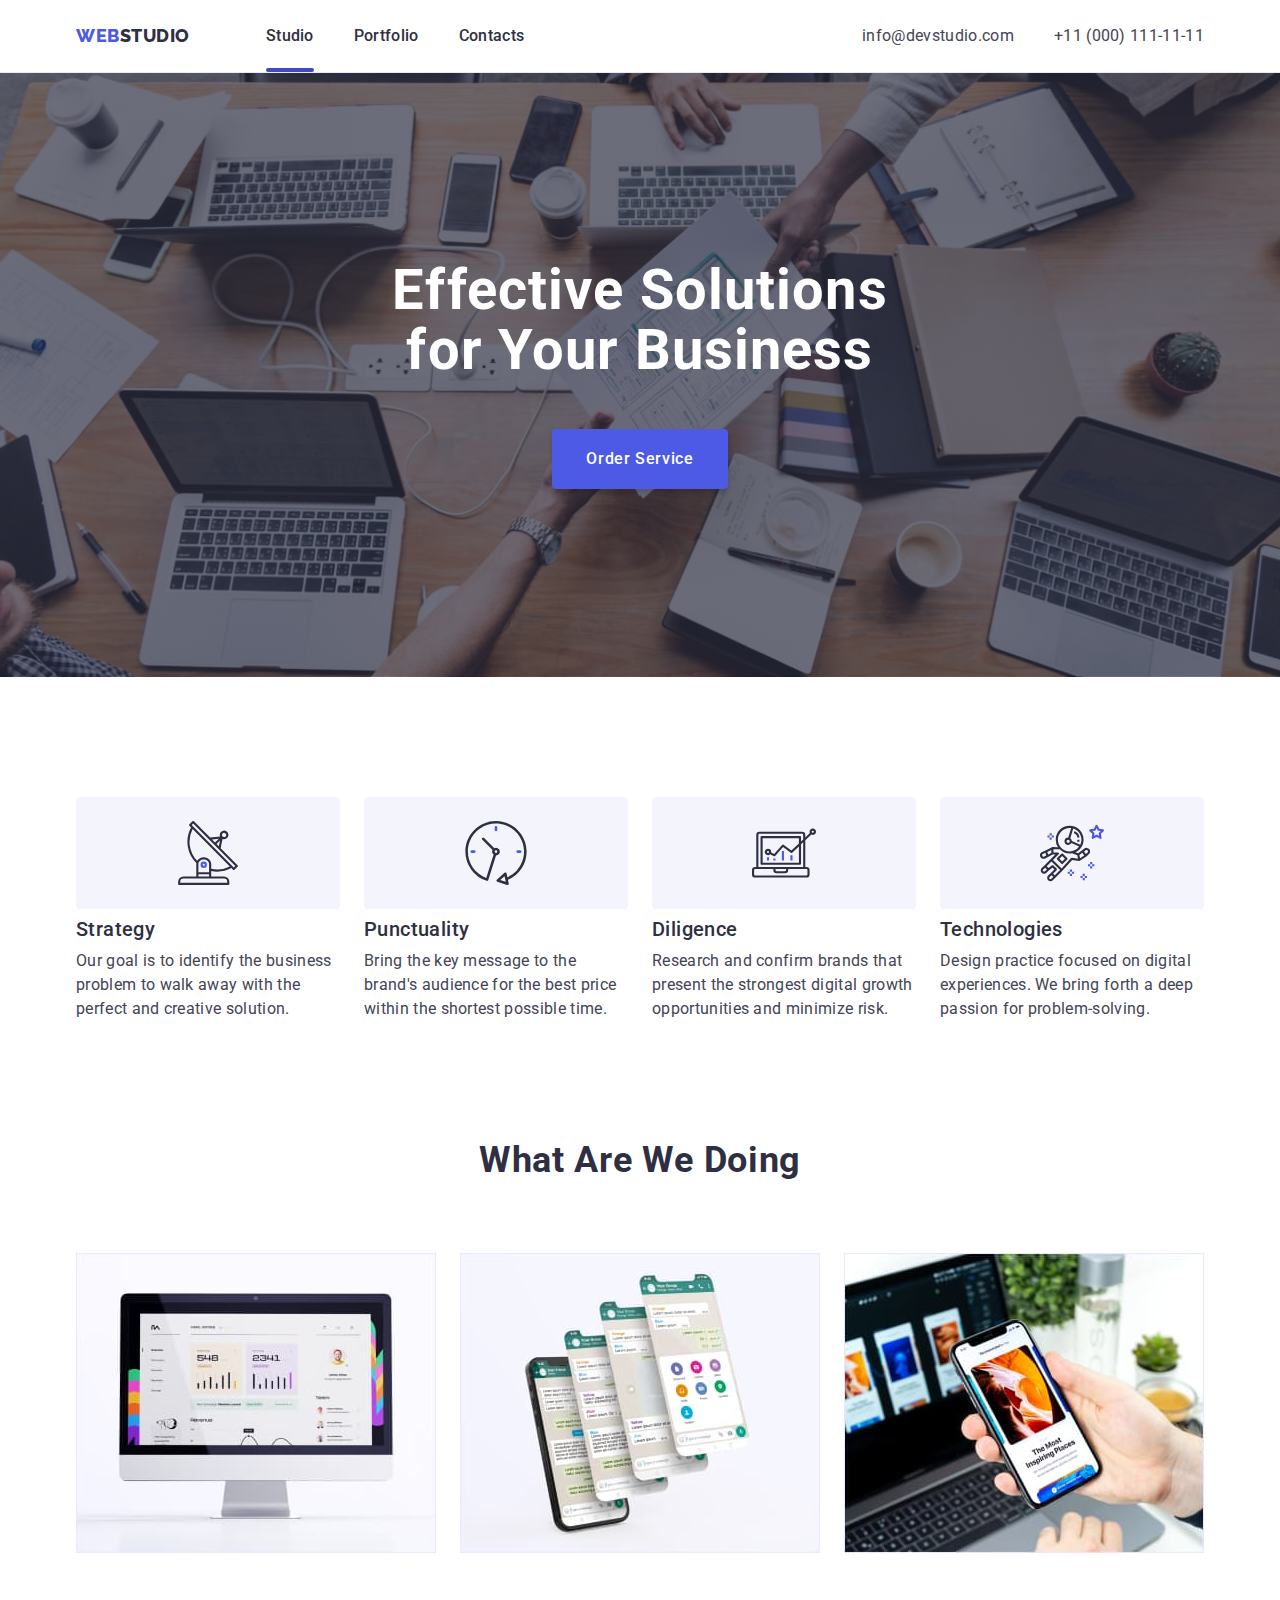
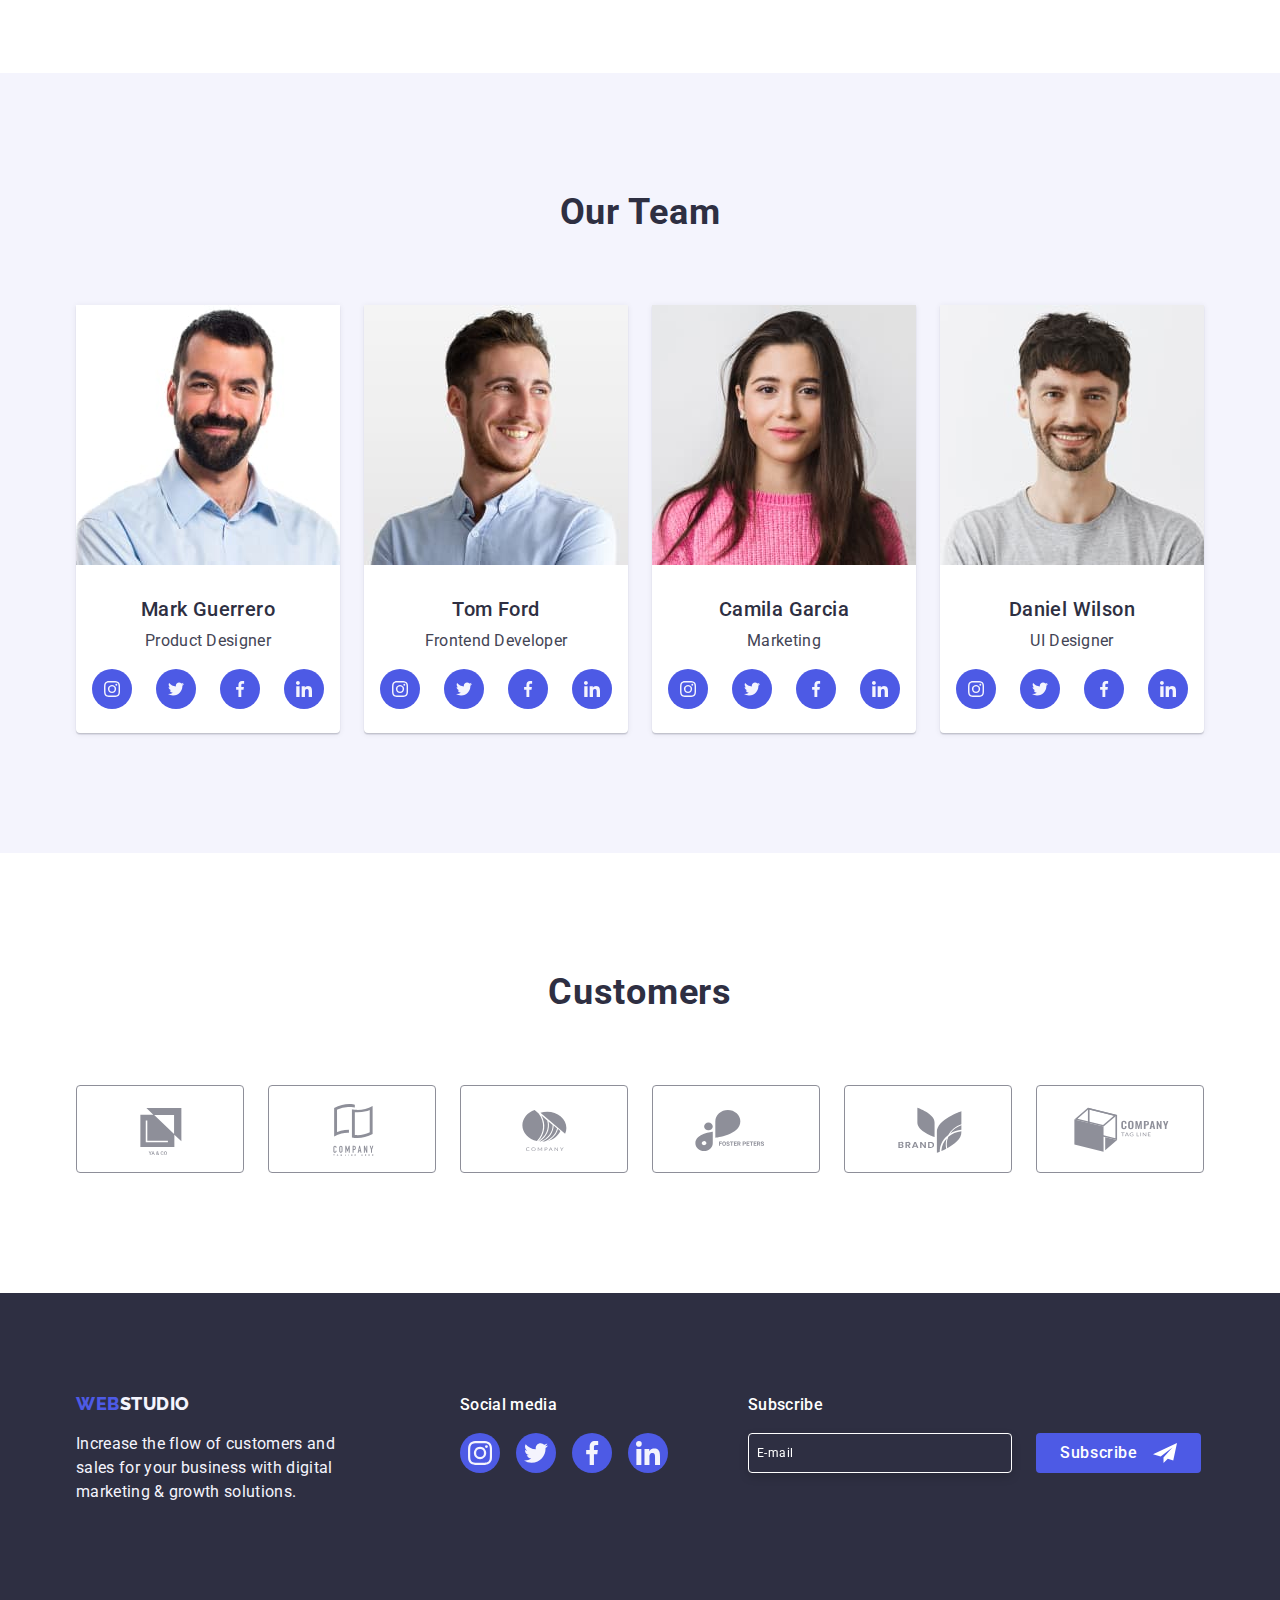
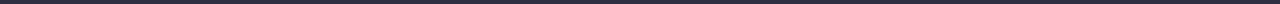
<file: index.html>
<!DOCTYPE html>
<html lang="en">
  <head>
    <meta charset="UTF-8" />
    <meta http-equiv="X-UA-Compatible" content="IE=edge" />
    <meta name="viewport" content="width=device-width, initial-scale=1.0" />
    <link rel="preconnect" href="https://fonts.googleapis.com" />
    <link rel="preconnect" href="https://fonts.gstatic.com" crossorigin />
    <link
      href="https://fonts.googleapis.com/css2?family=Montserrat:wght@400;700&family=Raleway:wght@800&family=Roboto:wght@400;500;700&display=swap"
      rel="stylesheet"
    />
    <link
      rel="stylesheet"
      href="https://cdnjs.cloudflare.com/ajax/libs/modern-normalize/1.1.0/modern-normalize.min.css"
    />
    <link rel="stylesheet" href="./css/styles.css" />
    <title lang="ru">Студія</title>
  </head>
  <body>
        <header class="header">
      <div class="container">
        <nav class="navigation">
          <a class="logo link" href="./index.html"
            >Web<span class="accent">Studio</span></a
          >
          <ul class="site-nav list">
            <li><a href="./index.html" class="link score">Studio</a></li>
            <li>
              <a href="./portfolio.html" class="link">Portfolio</a>
            </li>
            <li><a href="" class="link contacts">Contacts</a></li>
          </ul>
        </nav>
        <address class="addres-list link">
          <ul class="list">
            <li>
              <a class="contacts link" href="mailto:info@devstudio.com"
                >info@devstudio.com</a
              >
            </li>
            <li>
              <a class="contacts link" href="tel:+110001111111"
                >+11 (000) 111-11-11</a
              >
            </li>
          </ul>
        </address>
      </div>
    </header>
    <main>
      <section class="hero">
        <div class="container">
          <h1 class="hero-title">Effective Solutions for Your Business</h1>
          <button class="button" type="button" data-modal-open>Order Service</button>
        </div>
      </section>
      <section class="section section-features">
        <div class="container">
          <h2 class="section-title visually-hidden">features</h2>
          <ul class="feature-list list">
            <li>
              <div class="features-icon-list">
                <svg class="features-icon" width="64" height="64" >
                        <use href="./images/icons.svg#icon-antenna"></use>
                      </svg>
              </div>
              <h3 class="title">Strategy</h3>
              <p class="text">
                Our goal is to identify the business problem to walk away with
                the perfect and creative solution.
              </p>
            </li>
            <li>
              <div class="features-icon-list">
                <svg class="features-icon" width="64" height="64" >
                        <use href="./images/icons.svg#icon-clock"></use>
                      </svg>
              </div>
              <h3 class="title">Punctuality</h3>
              <p class="text">
                Bring the key message to the brand's audience for the best price
                within the shortest possible time.
              </p>
            </li>
            <li>
              <div class="features-icon-list">
                <svg class="features-icon" width="64" height="64" >
                        <use href="./images/icons.svg#icon-diagram"></use>
                      </svg>
              </div>
              <h3 class="title">Diligence</h3>
              <p class="text">
                Research and confirm brands that present the strongest digital
                growth opportunities and minimize risk.
              </p>
            </li>
            <li>
              <div class="features-icon-list">
                <svg class="features-icon" width="64" height="64" >
                        <use href="./images/icons.svg#icon-astronaut"></use>
                      </svg>
              </div>
              <h3 class="title">Technologies</h3>
              <p class="text">
                Design practice focused on digital experiences. We bring forth a
                deep passion for problem-solving.
              </p>
            </li>
          </ul>
        </div>
      </section>
      <section class="section section-work">
        <div class="container">
          <h2 class="section-title">What are we doing</h2>
          <ul class="work list">
            <li>
              <img
                src="./images/monitor.jpg"
                alt="computer monitor"
                width="360"
                height="300"
              />
            </li>
            <li>
              <img
                src="./images/smartphon-app.jpg"
                alt="smartphone app"
                width="360"
                height="300"
              />
            </li>
            <li>
              <img
                src="./images/smartphon-in-hand.jpg"
                alt="smartphone in hand"
                width="360"
                height="300"
              />
            </li>
          </ul>
        </div>
      </section>
      <section class="section section-team">
          <div class="container">
            <h2 class="section-title">Our Team</h2>
            <ul class="team-list list">
              <li class="cards">
                <img
                  src="./images/mark-guerrero.jpg"
                  alt="Photo Mark Guerrero"
                  width="264"
                  height="260"
                />
                <div class="card-content">
                  <h3 class="title">Mark Guerrero</h3>
                  <p class="job-title">Product Designer</p>
                  <ul class="team-soc-list list">
                    <li class="team-soc-item"><a class="team-soc-link link" href="">
                      <svg class="team-soc-icon" width="16" height="16">
                        <use href="./images/icons.svg#icon-instagram"></use>
                      </svg>
                    </a></li>
                    <li class="team-soc-item"><a class="team-soc-link link" href="">
                      <svg class="team-soc-icon" width="16" height="16">
                        <use href="./images/icons.svg#icon-twitter"></use>
                      </svg>
                    </a></li>
                    <li class="team-soc-item"><a class="team-soc-link link" href="">
                      <svg class="team-soc-icon" width="16" height="16">
                        <use href="./images/icons.svg#icon-facebook"></use>
                      </svg>
                    </a></li>
                    <li class="team-soc-item"><a class="team-soc-link link" href="">
                      <svg class="team-soc-icon" width="16" height="16">
                        <use href="./images/icons.svg#icon-linkedin"></use>
                      </svg>
                    </a></li>
                  </ul>
                </div>
              </li>
              <li class="cards">
                <img
                  src="./images/tom-ford.jpg"
                  alt="Photo Tom Ford"
                  width="264"
                  height="260"
                />
                <div class="card-content">
                  <h3 class="title">Tom Ford</h3>
                  <p class="job-title">Frontend Developer</p>
                      <ul class="team-soc-list list">
                    <li class="team-soc-item"><a class="team-soc-link link" href="">
                      <svg class="team-soc-icon" width="16" height="16">
                        <use href="./images/icons.svg#icon-instagram"></use>
                      </svg>
                    </a></li>
                    <li class="team-soc-item"><a class="team-soc-link link" href="">
                      <svg class="team-soc-icon" width="16" height="16">
                        <use href="./images/icons.svg#icon-twitter"></use>
                      </svg>
                    </a></li>
                    <li class="team-soc-item"><a class="team-soc-link link" href="">
                      <svg class="team-soc-icon" width="16" height="16">
                        <use href="./images/icons.svg#icon-facebook"></use>
                      </svg>
                    </a></li>
                    <li class="team-soc-item"><a class="team-soc-link link" href="">
                      <svg class="team-soc-icon" width="16" height="16">
                        <use href="./images/icons.svg#icon-linkedin"></use>
                      </svg>
                    </a></li>
                  </ul>
                <div>
              </li>
              <li class="cards">
                <img
                  src="./images/camila-garcia.jpg"
                  alt="Photo Camila Garcia"
                  width="264"
                  height="260"
                />
                <div class="card-content">
                  <h3 class="title">Camila Garcia</h3>
                  <p class="job-title">Marketing</p>
                      <ul class="team-soc-list list">
                    <li class="team-soc-item"><a class="team-soc-link link" href="">
                      <svg class="team-soc-icon" width="16" height="16">
                        <use href="./images/icons.svg#icon-instagram"></use>
                      </svg>
                    </a></li>
                    <li class="team-soc-item"><a class="team-soc-link link" href="">
                      <svg class="team-soc-icon" width="16" height="16">
                        <use href="./images/icons.svg#icon-twitter"></use>
                      </svg>
                    </a></li>
                    <li class="team-soc-item"><a class="team-soc-link link" href="">
                      <svg class="team-soc-icon" width="16" height="16">
                        <use href="./images/icons.svg#icon-facebook"></use>
                      </svg>
                    </a></li>
                    <li class="team-soc-item"><a class="team-soc-link link" href="">
                      <svg class="team-soc-icon" width="16" height="16">
                        <use href="./images/icons.svg#icon-linkedin"></use>
                      </svg>
                    </a></li>
                  </ul>
                </div>
              </li>
              <li class="cards">
                <img
                  src="./images/daniel-wilson.jpg"
                  alt="Photo Daniel Wilson"
                  width="264"
                  height="260"
                />
                <div class="card-content">
                  <h3 class="title">Daniel Wilson</h3>
                  <p class="job-title">UI Designer</p>
                      <ul class="team-soc-list list">
                    <li class="team-soc-item"><a class="team-soc-link link" href="">
                      <svg class="team-soc-icon" width="16" height="16">
                        <use href="./images/icons.svg#icon-instagram"></use>
                      </svg>
                    </a></li>
                    <li class="team-soc-item"><a class="team-soc-link link" href="">
                      <svg class="team-soc-icon" width="16" height="16">
                        <use href="./images/icons.svg#icon-twitter"></use>
                      </svg>
                    </a></li>
                    <li class="team-soc-item"><a class="team-soc-link link" href="">
                      <svg class="team-soc-icon" width="16" height="16">
                        <use href="./images/icons.svg#icon-facebook"></use>
                      </svg>
                    </a></li>
                    <li class="team-soc-item"><a class="team-soc-link link" href="">
                      <svg class="team-soc-icon" width="16" height="16">
                        <use href="./images/icons.svg#icon-linkedin"></use>
                      </svg>
                    </a></li>
                  </ul>
                </div>
              </li>
            </ul>
          </div>
      </section>
      <section class="clients">
        <div class="container">
          <h2 class="section-title">Customers</h2>
          <ul class="clients-list list">
            <li class="clients-item"><a class="clients-link link" href="">
              <svg class="clients-icon" width="104" height="56">
                <use href="./images/icons.svg#icon-company-1"></use>
                    </svg></a></li>
            <li class="clients-item"><a class="clients-link link" href="">
              <svg class="clients-icon" width="104" height="56">
                <use href="./images/icons.svg#icon-company-2"></use>
                    </svg></a></li>
            <li class="clients-item"><a class="clients-link link" href="">
              <svg class="clients-icon" width="104" height="56">
                <use href="./images/icons.svg#icon-company-3"></use>
                    </svg>
            </a></li>
            <li class="clients-item"><a class="clients-link link" href="">
              <svg class="clients-icon" width="104" height="56">
                <use href="./images/icons.svg#icon-company-4"></use>
                    </svg>
            </a></li>
            <li class="clients-item"><a class="clients-link link" href="">
              <svg class="clients-icon" width="104" height="56">
                <use href="./images/icons.svg#icon-company-5"></use>
                    </svg>
            </a></li>
            <li class="clients-item"><a class="clients-link link" href="">
              <svg class="clients-icon" width="104" height="56">
                <use href="./images/icons.svg#icon-company-6"></use>
                    </svg></a></li>
          </ul>
        </div>
      </section>
    </main>
    <footer class="section-footer">
      <div class="container">
        <div class="footer-container">
          <div>
            <a class="logo link" href="./index.html"
              >Web<span class="accent">Studio</span></a
            >
            <p class="text-footer">
              Increase the flow of customers and sales for your business with
              digital marketing &#38; growth solutions.
            </p>
          </div>
          <div class="footer-list">
            <h3 class="footer-soc-title">Social media</h3>
              <ul class="footer-soc-list list">
                <li class="footer-soc-item">
                  <a class="footer-soc-link link" href="">
                    <svg class="footer-soc-icon" width="24" height="24">
                      <use href="./images/icons.svg#icon-instagram"></use>
                    </svg>
                  </a>
                </li>
                <li class="footer-soc-item">
                  <a class="footer-soc-link link" href="">
                    <svg class="footer-soc-icon" width="24" height="24">
                      <use href="./images/icons.svg#icon-twitter"></use>
                    </svg>
                  </a>
                </li>
                <li class="footer-soc-item">
                  <a class="footer-soc-link link" href="">
                    <svg class="footer-soc-icon" width="24" height="24">
                      <use href="./images/icons.svg#icon-facebook"></use>
                    </svg>
                  </a>
                </li>
                <li class="footer-soc-item">
                  <a class="footer-soc-link link" href="">
                    <svg class="footer-soc-icon" width="24" height="24">
                      <use href="./images/icons.svg#icon-linkedin"></use>
                    </svg>
                  </a>
                </li>
              </ul>
          </div>
          <div class="foter-subscribe-wrap">
            <h3 class="footer-subscribe-title">Subscribe</h3>
            <div class="foter-form-wrap">
              <form class="subscribe-field">
                <label>
                    <input type="email" class="footer-input" name="email" placeholder="E-mail" required>
                </label>
                <button class="button-send-subscribe" type="submit">Subscribe</button>
              </form>
              <svg class="foter-icon-email" width="24" height="24">
                    <use href="./images/icons.svg#icon-footer-button-icon"></use>
                  </svg>
            </div>
          </div>
        </div>
      </div> 
    </footer>
    <div class="backdrop is-hidden" data-modal>
      <div class="modal">
            <button class="button-close-modal" type="button" data-modal-close>
              <svg class="modal-close-icon" width="8" height="8">
                <use href="./images/icons.svg#icon-close-modal"></use>
              </svg>
            </button>
            <p class="modal-title">Leave your contacts and we will call you back</p>
            <form>
              <label>
                <span class="modal-text">Name</span>
                <span class="input-wrap">
                  <input type="text" class="modal-input" name="name" required>
                  <svg class="modal-icon-person" width="18" height="18">
                    <use href="./images/icons.svg#icon-person-icon"></use>
                  </svg>
                </span>
              </label>
              <label>
                <span class="modal-text">Phone</span>
                <span class="input-wrap">
                  <input type="tel" class="modal-input" name="phone" required>
                  <svg class="modal-icon-contacts" width="18" height="24">
                    <use href="./images/icons.svg#icon-phone-icon"></use>
                    </svg>
                </span>
              </label>
              <label>
                <span class="modal-text">Email</span>
                <span class="input-wrap">
                  <input type="email" class="modal-input" name="email" required>
                  <svg class="modal-icon-contacts" width="18" height="24">
                    <use href="./images/icons.svg#icon-email-icon"></use>
                  </svg>
                </span>
              </label>
              <label>
                <span class="modal-text">Comment</span> 
                <textarea name="textarea-comment" rows="5" placeholder="Text input" class="modal-textarea" ></textarea>
              </label>
              <label class="checkbox-field">
                  <input type="checkbox" name="checkbox-modal" class="checkbox">
                  <span class="checkbox-icon-wrap">
                    <svg class="checkbox-icon" width="10" height="8">
                      <use href="./images/icons.svg#icon-checkbox"></use>
                    </svg>
                  </span>
                  <p class="checkbox-text">I accept the terms and conditions of the <a href="" class="checkbox-link">Privacy Policy</a></p> 
              </label>
              <button class="button-send-modal" type="submit">Send</button>
            </form>
      </div>
    </div>
    <script src="./js/modal.js"></script>
  </body>
</html>
</file>
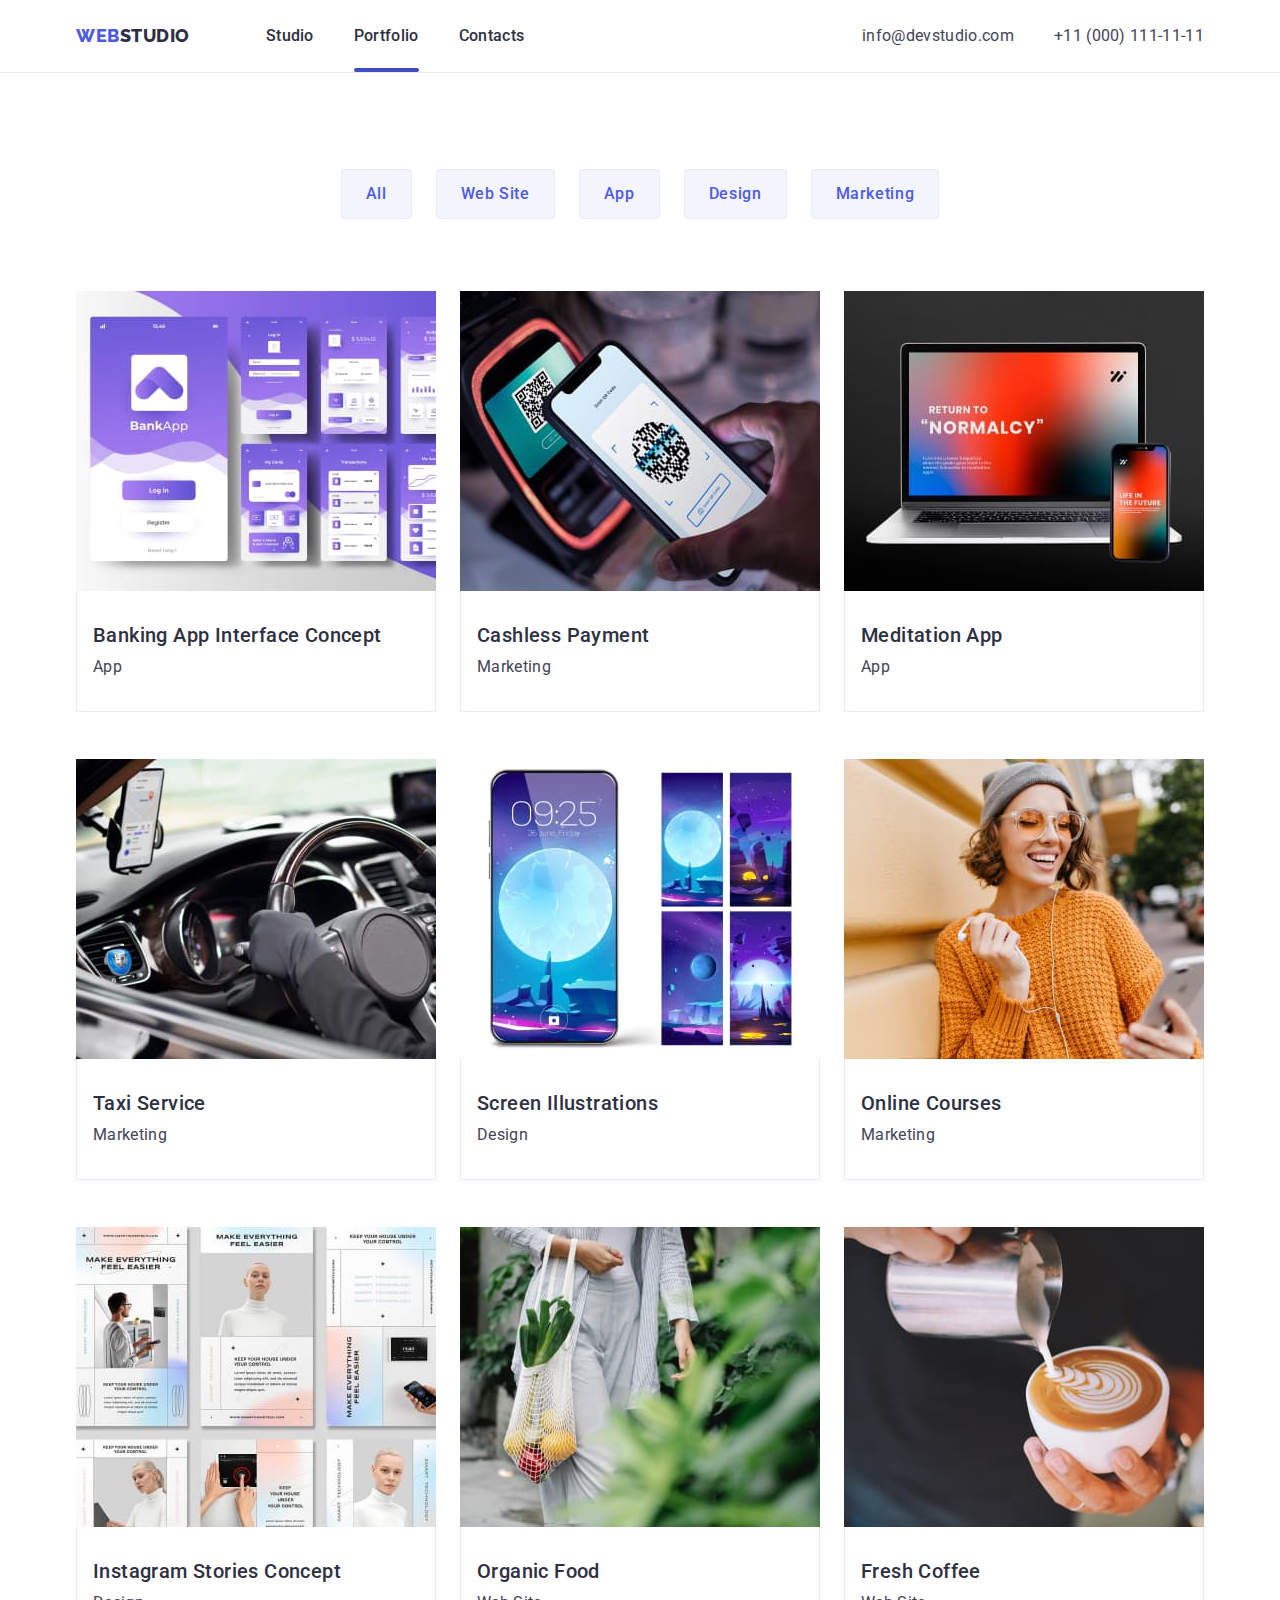
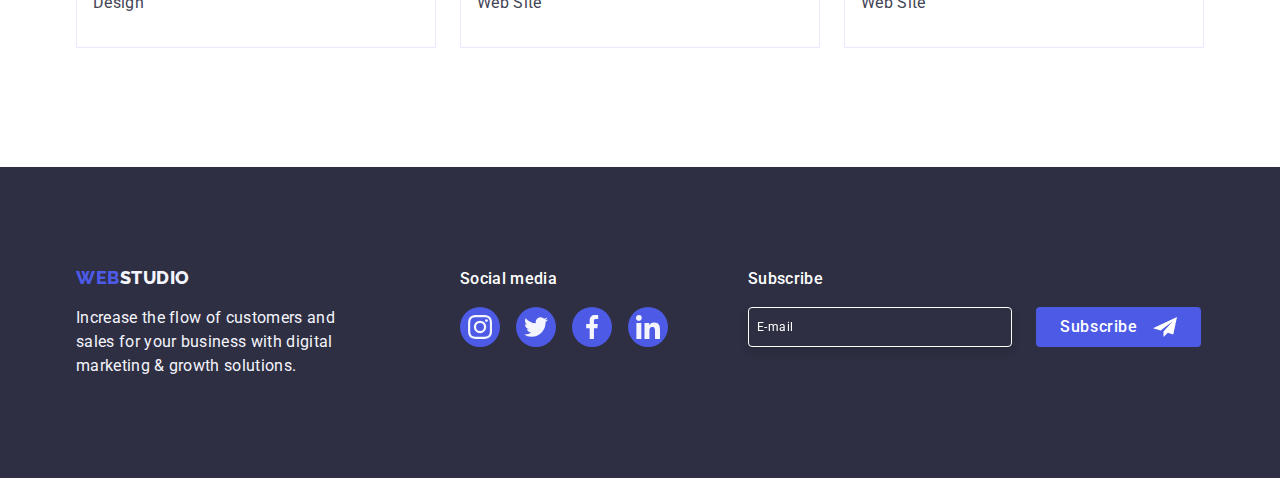
<file: portfolio.html>
<!DOCTYPE html>
<html lang="en">
  <head>
    <meta charset="UTF-8" />
    <meta http-equiv="X-UA-Compatible" content="IE=edge" />
    <meta name="viewport" content="width=device-width, initial-scale=1.0" />
    <link rel="preconnect" href="https://fonts.googleapis.com" />
    <link rel="preconnect" href="https://fonts.gstatic.com" crossorigin />
    <link
      href="https://fonts.googleapis.com/css2?family=Montserrat:wght@400;700&family=Raleway:wght@800&family=Roboto:wght@400;500;700&display=swap"
      rel="stylesheet"
    />
    <link
      rel="stylesheet"
      href="https://cdnjs.cloudflare.com/ajax/libs/modern-normalize/1.1.0/modern-normalize.min.css"
    />
    <link rel="stylesheet" href="./css/styles.css" />
    <title lang="ru">Портфоліо</title>
  </head>
  <body>
    <header class="header">
      <div class="container">
        <nav class="navigation">
          <a class="logo link" href="./index.html"
            >Web<span class="accent">Studio</span></a
          >
          <ul class="site-nav list">
            <li><a href="./index.html" class="link">Studio</a></li>
            <li>
              <a href="./portfolio.html" class="link score">Portfolio</a>
            </li>
            <li><a href="" class="link contacts">Contacts</a></li>
          </ul>
        </nav>
        <address class="addres-list link">
          <ul class="list">
            <li>
              <a class="contacts link" href="mailto:info@devstudio.com"
                >info@devstudio.com</a
              >
            </li>
            <li>
              <a class="contacts link" href="tel:+110001111111"
                >+11 (000) 111-11-11</a
              >
            </li>
          </ul>
        </address>
      </div>
    </header>
    <main>
      <section class="section-portfolio">
        <div class="container">
          <h1 class="visually-hidden">List of works</h1>
          <ul class="filters list">
            <li><button class="button" type="button">All</button></li>
            <li><button class="button" type="button">Web Site</button></li>
            <li><button class="button" type="button">App</button></li>
            <li><button class="button" type="button">Design</button></li>
            <li><button class="button" type="button">Marketing</button></li>
          </ul>
        </div>
        <div class="container">
          <ul class="work-examples list">
            <li class="work-items">
              <a class="link" href="">
                <div class="portfolio-text-wrap">
                  <img
                    src="./images/banking-app.jpg"
                    alt="banking applications"
                    width="360"
                    height="300"
                  />
                  <p class="portfolio-text-cover">
                    14 Stylish and User-Friendly App Design Concepts · Task
                    Manager App · Calorie Tracker App · Exotic Fruit Ecommerce
                    App · Cloud Storage App
                  </p>
                </div>
                <div class="card-portf-content">
                  <h2 class="title">Banking App Interface Concept</h2>
                  <p class="filter-sections">App</p>
                </div>
              </a>
            </li>
            <li class="work-items">
              <a class="link" href="">
                <div class="portfolio-text-wrap">
                  <img
                    src="./images/cashless-payment.jpg"
                    alt="payment by phone"
                    width="360"
                    height="300"
                  />
                  <p class="portfolio-text-cover">
                    14 Stylish and User-Friendly App Design Concepts · Task
                    Manager App · Calorie Tracker App · Exotic Fruit Ecommerce
                    App · Cloud Storage App
                  </p>
                </div>
                <div class="card-portf-content">
                  <h2 class="title">Cashless Payment</h2>
                  <p class="filter-sections">Marketing</p>
                </div>
              </a>
            </li>
            <li class="work-items">
              <a class="link" href="">
                <div class="portfolio-text-wrap">
                  <img
                    src="./images/meditation-app.jpg"
                    alt="laptop and smartphone"
                    width="360"
                    height="300"
                  />
                  <p class="portfolio-text-cover">
                    14 Stylish and User-Friendly App Design Concepts · Task
                    Manager App · Calorie Tracker App · Exotic Fruit Ecommerce
                    App · Cloud Storage App
                  </p>
                </div>
                <div class="card-portf-content">
                  <h2 class="title">Meditation App</h2>
                  <p class="filter-sections">App</p>
                </div>
              </a>
            </li>
            <li class="work-items">
              <a class="link" href="">
                <div class="portfolio-text-wrap">
                  <img
                    src="./images/taxi-service.jpg"
                    alt="car interior and smartphone"
                    width="360"
                    height="300"
                  />
                  <p class="portfolio-text-cover">
                    14 Stylish and User-Friendly App Design Concepts · Task
                    Manager App · Calorie Tracker App · Exotic Fruit Ecommerce
                    App · Cloud Storage App
                  </p>
                </div>
                <div class="card-portf-content">
                  <h2 class="title">Taxi Service</h2>
                  <p class="filter-sections">Marketing</p>
                </div></a
              >
            </li>
            <li class="work-items">
              <a class="link" href="">
                <div class="portfolio-text-wrap">
                  <img
                    src="./images/screen-illustrations.jpg"
                    alt="pictures on the smartphone"
                    width="360"
                    height="300"
                  />
                  <p class="portfolio-text-cover">
                    14 Stylish and User-Friendly App Design Concepts · Task
                    Manager App · Calorie Tracker App · Exotic Fruit Ecommerce
                    App · Cloud Storage App
                  </p>
                </div>
                <div class="card-portf-content">
                  <h2 class="title">Screen Illustrations</h2>
                  <p class="filter-sections">Design</p>
                </div></a
              >
            </li>
            <li class="work-items">
              <a class="link" href="">
                <div class="portfolio-text-wrap">
                  <img
                    src="./images/online-courses.jpg"
                    alt="girl with headphones and smartphone"
                    width="360"
                    height="300"
                  />
                  <p class="portfolio-text-cover">
                    14 Stylish and User-Friendly App Design Concepts · Task
                    Manager App · Calorie Tracker App · Exotic Fruit Ecommerce
                    App · Cloud Storage App
                  </p>
                </div>
                <div class="card-portf-content">
                  <h2 class="title">Online Courses</h2>
                  <p class="filter-sections">Marketing</p>
                </div></a
              >
            </li>
            <li class="work-items">
              <a class="link" href="">
                <div class="portfolio-text-wrap">
                  <img
                    src="./images/instagram-stories.jpg"
                    alt="post examples"
                    width="360"
                    height="300"
                  />
                  <p class="portfolio-text-cover">
                    14 Stylish and User-Friendly App Design Concepts · Task
                    Manager App · Calorie Tracker App · Exotic Fruit Ecommerce
                    App · Cloud Storage App
                  </p>
                </div>
                <div class="card-portf-content">
                  <h2 class="title">Instagram Stories Concept</h2>
                  <p class="filter-sections">Design</p>
                </div></a
              >
            </li>
            <li class="work-items">
              <a class="link" href="">
                <div class="portfolio-text-wrap">
                  <img
                    src="./images/organic-food.jpg"
                    alt="girl with a bag of groceries"
                    width="360"
                    height="300"
                  />
                  <p class="portfolio-text-cover">
                    14 Stylish and User-Friendly App Design Concepts · Task
                    Manager App · Calorie Tracker App · Exotic Fruit Ecommerce
                    App · Cloud Storage App
                  </p>
                </div>
                <div class="card-portf-content">
                  <h2 class="title">Organic Food</h2>
                  <p class="filter-sections">Web Site</p>
                </div></a
              >
            </li>
            <li class="work-items">
              <a class="link" href="">
                <div class="portfolio-text-wrap">
                  <img
                    src="./images/fresh-coffee.jpg"
                    alt="adding milk to coffee"
                    width="360"
                    height="300"
                  />
                  <p class="portfolio-text-cover">
                    14 Stylish and User-Friendly App Design Concepts · Task
                    Manager App · Calorie Tracker App · Exotic Fruit Ecommerce
                    App · Cloud Storage App
                  </p>
                </div>
                <div class="card-portf-content">
                  <h2 class="title">Fresh Coffee</h2>
                  <p class="filter-sections">Web Site</p>
                </div></a
              >
            </li>
          </ul>
        </div>
      </section>
    </main>
    <footer class="section-footer">
      <div class="container">
        <div class="footer-container">
          <div>
            <a class="logo link" href="./index.html"
              >Web<span class="accent">Studio</span></a
            >
            <p class="text-footer">
              Increase the flow of customers and sales for your business with
              digital marketing &#38; growth solutions.
            </p>
          </div>
          <div class="footer-list">
            <h3 class="footer-soc-title">Social media</h3>
            <ul class="footer-soc-list list">
              <li class="footer-soc-item">
                <a class="footer-soc-link link" href="">
                  <svg class="footer-soc-icon" width="24" height="24">
                    <use href="./images/icons.svg#icon-instagram"></use>
                  </svg>
                </a>
              </li>
              <li class="footer-soc-item">
                <a class="footer-soc-link link" href="">
                  <svg class="footer-soc-icon" width="24" height="24">
                    <use href="./images/icons.svg#icon-twitter"></use>
                  </svg>
                </a>
              </li>
              <li class="footer-soc-item">
                <a class="footer-soc-link link" href="">
                  <svg class="footer-soc-icon" width="24" height="24">
                    <use href="./images/icons.svg#icon-facebook"></use>
                  </svg>
                </a>
              </li>
              <li class="footer-soc-item">
                <a class="footer-soc-link link" href="">
                  <svg class="footer-soc-icon" width="24" height="24">
                    <use href="./images/icons.svg#icon-linkedin"></use>
                  </svg>
                </a>
              </li>
            </ul>
          </div>
          <div class="foter-subscribe-wrap">
            <h3 class="footer-subscribe-title">Subscribe</h3>
            <div class="foter-form-wrap">
              <form class="subscribe-field">
                <label>
                  <input
                    type="email"
                    class="footer-input"
                    name="email"
                    placeholder="E-mail"
                    required
                  />
                </label>
                <button class="button-send-subscribe" type="submit">
                  Subscribe
                </button>
              </form>
              <svg class="foter-icon-email" width="24" height="24">
                <use href="./images/icons.svg#icon-footer-button-icon"></use>
              </svg>
            </div>
          </div>
        </div>
      </div>
    </footer>
  </body>
</html>
</file>
<file: css/styles.css>
/* основний колір тексту (маленький) #434455; */
/* другий колір тексту (заголовки)  #2E2F42;*/
/* білий колір #FFFFFF;*/
/* акцент #4D5AE5;*/
/* другий колір фону #F4F4FD */
/* колір фону футера #2E2F42 */
/* Основний шрифт Roboto Medium */

:root {
  --accent-color: #4d5ae5;
  --main-color-text: #434455;
  --second-color-text: #2e2f42;
  --main-bg-color: #ffffff;
  --second-bg-color: #f4f4fd;
  --hover-focus-color: #404bbf;
  --transition-main: 250ms cubic-bezier(0.4, 0, 0.2, 1);
}

p,
h1,
h2,
h3,
h4,
h5,
h6 {
  margin: 0;
}

ul {
  margin: 0;
  padding-left: 0;
}

img {
  display: block;
  max-width: 100%;
}

body {
  background-color: var(--main-bg-color);
  color: var(--main-color-text);
  font-family: Roboto, sans-serif;
  font-weight: 400;
  letter-spacing: 0.02em;
}
.list {
  list-style: none;
}

.container {
  width: 1158px;
  padding-left: 15px;
  padding-right: 15px;
  margin: 0 auto;
  /* outline: 2px solid tomato; */
}

.visually-hidden {
  position: absolute;
  width: 1px;
  height: 1px;
  margin: -1px;
  border: 0;
  padding: 0;
  white-space: nowrap;
  clip-path: inset(100%);
  clip: rect(0 0 0 0);
  overflow: hidden;
}
/* logo */

.link,
.logo {
  text-decoration: none;
  font-style: normal;
}
.logo .accent {
  color: var(--second-color-text);
}
.logo.link {
  font-family: Raleway, sans-serif;
  color: var(--accent-color);
  font-weight: 800;
  font-size: 18px;
  line-height: 1.17;
  letter-spacing: 0.03em;
  text-transform: uppercase;
}

/*!----------------------------ХЕДЕР-------------------------------*/

.header {
  padding-top: 24px;
  padding-bottom: 24px;
  border-bottom: 1px solid #e7e9fc;
}

.header > .container {
  display: flex;
  align-items: center;
}

/*?----------------------навігація сайту---------------------- */

.site-nav .link {
  color: var(--second-color-text);
  font-weight: 500;
  font-size: 16px;
  line-height: 1.5;
  transition: color var(--transition-main);
}

.navigation {
  display: flex;
  align-items: center;
}
.site-nav {
  margin-left: 76px;
  display: flex;
  gap: 40px;
}

.score {
  position: relative;
}
.score::after {
  content: "";
  position: absolute;
  left: 0;
  bottom: -27px;
  width: 100%;
  height: 4px;
  background: var(--hover-focus-color);
  border-radius: 2px;
}

.site-nav .link:hover,
.site-nav .link:focus {
  color: var(--hover-focus-color);
}

/*?---------------------------адресса------------------------------ */

.addres-list .contacts {
  font-style: normal;
  font-size: 16px;
  line-height: 1.5;
  color: var(--main-color-text);
  transition: color var(--transition-main);
}
.addres-list .contacts {
  font-style: normal;
  font-size: 16px;
  line-height: 1.5;
  color: var(--main-color-text);
}

.addres-list {
  display: flex;
  margin-left: auto;
}
.addres-list .contacts:hover,
.addres-list .contacts:focus {
  color: var(--hover-focus-color);
}

.addres-list > .list {
  display: flex;
  gap: 40px;
}

/*!-------------------------------------МАЙН--------------------------------*/

/*?------------------------- Герой------------------------------ */
.hero {
  background-color: var(--second-color-text);
  max-width: 1440px;
  margin: 0 auto;
  padding-top: 188px;
  padding-bottom: 188px;
  background-image: linear-gradient(
      rgba(46, 47, 66, 0.7),
      rgba(46, 47, 66, 0.7)
    ),
    url(../images/people-office.jpg);

  background-repeat: no-repeat;
  background-position: center;
  background-size: cover;
}

.hero-title {
  color: var(--main-bg-color);
  font-size: 56px;
  line-height: 1.07;
  text-align: center;
  letter-spacing: 0.02em;
  margin: 0 auto;
  width: 496px;
}

.hero .button {
  font-family: inherit;
  font-weight: 500;
  font-family: "Roboto", sans-serif;
  font-style: normal;
  font-size: 16px;
  line-height: 1.5;
  display: block;
  margin: 0 auto;
  letter-spacing: 0.04em;
  cursor: pointer;
  background-color: var(--accent-color);
  color: var(--main-bg-color);
  padding: 16px 32px;
  box-shadow: 0px 4px 4px rgba(0, 0, 0, 0.15);
  border-radius: 4px;
  border-color: transparent;
  margin-top: 48px;

  transition: background-color var(--transition-main);
}

.hero .button:focus,
.hero .button:hover {
  background-color: var(--hover-focus-color);
}

/*!-------------------------------- Секції------------------------------------ */

.section-title {
  color: var(--second-color-text);
  font-size: 36px;
  line-height: 1.11;
  text-align: center;
  letter-spacing: 0.02em;
  text-transform: capitalize;
}
.feature-list .title {
  letter-spacing: 0.02em;
}
.team-list .title {
  letter-spacing: 0.02em;
}
.section .title {
  letter-spacing: 0.02em;
}

/*?------------------------------------ features------------------------- */

.feature-list .title {
  color: var(--second-color-text);
  font-weight: 500;
  font-size: 20px;
  line-height: 1.2;
  margin-top: 8px;
}

.feature-list .text {
  font-size: 16px;
  line-height: 1.5;
  margin-top: 8px;
}

.section-features {
  padding-top: 120px;
  padding-bottom: 120px;
}

.feature-list {
  display: flex;
  gap: 24px;
}
.feature-list li {
  width: 264px;
}
.features-icon-list {
  display: flex;
  justify-content: center;
  align-items: center;
  background-color: var(--second-bg-color);
  width: 264px;
  height: 112px;
  border-radius: 4px;
}
.features-icon {
  fill: var(--second-color-text);
}
/*?----------------------------- What are we doing----------------------------- */
.section-work {
  padding-bottom: 120px;
}

.section-work .section-title {
  margin-bottom: 72px;
}
.work.list {
  display: flex;
  gap: 24px;
}

/*?-------------------------------------- Our Team ------------------------------*/
.team-list .title {
  color: var(--second-color-text);
  font-weight: 500;
  font-size: 20px;
  line-height: 1.2;
  text-align: center;
}
.section.section-team {
  background-color: var(--second-bg-color);
  padding-top: 120px;
  padding-bottom: 120px;
}
.team-list > .cards {
  background-color: var(--main-bg-color);
  box-shadow: 0px 1px 6px rgba(46, 47, 66, 0.08),
    0px 1px 1px rgba(46, 47, 66, 0.16), 0px 2px 1px rgba(46, 47, 66, 0.08);
  border-radius: 0px 0px 4px 4px;
  height: 428px;
}

.job-title {
  font-size: 16px;
  line-height: 1.5;
  text-align: center;
  margin-bottom: 8px;
}

.team-list {
  display: flex;
  justify-content: center;
  gap: 24px;
}
.section-team .section-title {
  margin-bottom: 72px;
}

.card-content {
  display: flex;
  flex-direction: column;
  justify-content: center;
  align-items: center;
  padding: 0px;
  gap: 8px;
  margin-top: 32px;
}

.team-soc-list {
  display: flex;
  justify-content: center;
  gap: 24px;
  margin-bottom: 32px;
}

.team-soc-item {
  width: 40px;
  height: 40px;
}
.team-soc-link {
  width: 100%;
  height: 100%;
  border-radius: 50%;
  display: inline-block;
  background-color: var(--accent-color);
  display: flex;
  align-items: center;
  justify-content: center;
  color: var(--second-bg-color);
  transition: color var(--transition-main),
    background-color var(--transition-main);
}

.team-soc-link:hover,
.team-soc-link:focus {
  color: var(--second-bg-color);
  background-color: var(--hover-focus-color);
}
.team-soc-icon {
  fill: currentColor;
}

/*?-------------------------------------- Customers ------------------------------*/
.clients-list {
  display: flex;
  justify-content: center;
  align-items: center;
  margin-top: 72px;
  gap: 24px;
}

.clients {
  padding-top: 120px;
  padding-bottom: 120px;
}
.clients-item {
  width: 168px;
  height: 88px;
}
.clients-link {
  width: 100%;
  height: 100%;
  display: flex;
  justify-content: center;
  align-items: center;
  border: 1px solid #8e8f99;
  border-radius: 4px;
  color: #8e8f99;

  transition: color var(--transition-main), border-color var(--transition-main);
}

.clients-link:hover,
.clients-link:focus {
  color: var(--hover-focus-color);
  border-color: var(--hover-focus-color);
}
.clients-icon {
  fill: currentColor;
}

/*!-------------------------------- ПОРТФОЛІО----------------------------- */

/*?------------------------------- work examples-------------------------------- */
.work-examples .title {
  color: var(--second-color-text);
}
.filters .button {
  color: var(--accent-color);
  background-color: #e7e9fc;
  border: 1px solid #e7e9fc;
  border-radius: 4px;

  transition: color var(--transition-main),
    background-color var(--transition-main), box-shadow var(--transition-main),
    border-color var(--transition-main);
}

.filters .button:hover,
.filters .button:focus {
  color: var(--main-bg-color);
  background-color: var(--hover-focus-color);
  box-shadow: 0px 3px 1px rgba(0, 0, 0, 0.1), 0px 2px 1px rgba(0, 0, 0, 0.08),
    0px 2px 2px rgba(0, 0, 0, 0.12);
  border-color: var(--hover-focus-color);
}

/*!------------------------------------ ФУТЕР--------------------------------- */

.text-footer {
  font-size: 16px;
  line-height: 1.5;
}
.section-footer .logo {
  color: var(--accent-color);
}
.section-footer .accent {
  color: var(--second-bg-color);
}

.text-footer {
  font-size: 16px;
  line-height: 24px;
  color: var(--second-bg-color);
  background-color: var(--second-color-text);
  width: 264px;
  margin-top: 18px;
}
.section-footer {
  background-color: var(--second-color-text);
  padding-bottom: 100px;
  padding-top: 100px;
}
.section-footer .footer-soc-title {
  color: var(--main-bg-color);
  font-weight: 500;
  font-size: 16px;
  line-height: 1.5;
  letter-spacing: 0.02em;
}

.footer-container {
  display: flex;
  justify-content: flex-start;
  align-items: flex-start;
}
.footer-soc-link {
  width: 100%;
  height: 100%;
  border-radius: 50%;
  display: inline-block;
  background-color: var(--accent-color);
  display: flex;
  align-items: center;
  justify-content: center;
  color: var(--second-bg-color);
  transition: background-color var(--transition-main);
}

.footer-soc-icon {
  fill: currentColor;
}

.footer-soc-link:hover,
.footer-soc-link:focus {
  background-color: #31d0aa;
}

.footer-soc-item {
  display: flex;
  align-items: center;
  justify-content: center;
  width: 40px;
  height: 40px;
}
.footer-list {
  display: flex;
  justify-content: center;
  flex-direction: column;
  margin-left: 120px;
}
.footer-soc-list {
  display: flex;
  justify-content: center;
  margin-top: 16px;
  gap: 16px;
}

.footer-subscribe-title {
  color: var(--main-bg-color);
  font-weight: 500;
  font-size: 16px;
  line-height: 1.5;
  letter-spacing: 0.02em;
}
.foter-subscribe-wrap {
  margin-left: 80px;
}

.foter-form-wrap {
  position: relative;
  display: flex;
  align-items: center;
  margin-top: 16px;
}
.subscribe-field {
  display: flex;
}

.footer-input {
  display: block;
  background-color: var(--second-color-text);
  width: 264px;
  height: 40px;
  border: 1px solid var(--main-bg-color);
  filter: drop-shadow(0px 4px 4px rgba(0, 0, 0, 0.15));
  border-radius: 4px;
  padding-left: 8px;

  font-size: 12px;
  letter-spacing: 0.04em;
  color: var(--main-bg-color);
}

.footer-input::placeholder {
  font-size: 12px;
  line-height: 2;

  display: flex;
  align-items: center;
  letter-spacing: 0.04em;
  color: var(--main-bg-color);
}

.button-send-subscribe {
  width: 165px;
  height: 40px;
  margin-left: 24px;
  padding-left: 24px;
  background: var(--accent-color);
  border-radius: 4px;
  border: none;
  cursor: pointer;

  font-weight: 500;
  font-size: 16px;
  line-height: 1.5;

  display: flex;
  align-items: center;
  letter-spacing: 0.04em;

  color: var(--main-bg-color);

  transition: background-color var(--transition-main);
}

.foter-icon-email {
  position: absolute;
  top: 50%;
  left: 405px;
  transform: translateY(-50%);
  fill: var(--main-bg-color);
}

.button-send-subscribe:focus,
.button-send-subscribe:hover {
  background-color: var(--hover-focus-color);
}

/*?------------------------------ section-portfolio---------------------- */
.section-portfolio {
  padding-top: 96px;
  padding-bottom: 120px;
}

.filters .button {
  font-family: "Roboto", sans-serif;
  font-weight: 500;
  font-size: 16px;
  line-height: 1.5;
  letter-spacing: 0.04em;
  color: var(--accent-color);
  background-color: var(--second-bg-color);
  cursor: pointer;
  padding: 12px 24px;
  border: 1px solid #e7e9fc;
  border-radius: 4px;

  transition: color var(--transition-main),
    background-color var(--transition-main), box-shadow var(--transition-main);
}
.filters {
  margin-bottom: 72px;
  display: flex;
  gap: 24px;
  justify-content: center;
}

.filters .button:hover,
.filters .button:focus {
  color: var(--main-bg-color);
  background-color: var(--hover-focus-color);
  box-shadow: 0px 3px 1px rgba(0, 0, 0, 0.1), 0px 2px 1px rgba(0, 0, 0, 0.08),
    0px 2px 2px rgba(0, 0, 0, 0.12);
}

.work-examples .title {
  font-weight: 500;
  font-size: 20px;
  line-height: 1.2;
  letter-spacing: 0.02em;
  color: var(--second-color-text);
  margin-bottom: 8px;
}

.link .filter-sections {
  font-size: 16px;
  line-height: 1.5;
  letter-spacing: 0.02em;
  color: var(--main-color-text);
  margin-top: 8px;
}

.work-examples {
  display: flex;
  flex-wrap: wrap;
  flex-basis: calc(100% / 3 - 24px);
}

.work-items {
  margin-left: 24px;
  margin-top: 48px;
  max-height: 420px;
  transition: box-shadow var(--transition-main);
}
.card-portf-content {
  padding-left: 16px;
  padding-bottom: 32px;
  padding-top: 32px;
  border: 1px solid #e7e9fc;
  border-top: none;
}

.work-items:nth-child(-n + 3) {
  margin-top: 0px;
}
.work-items:nth-child(3n + 1) {
  margin-left: 0px;
}

.work-items .link {
  display: block;
}

.work-items .link:focus,
.work-items .link:hover {
  box-shadow: 0px 1px 6px rgba(46, 47, 66, 0.08),
    0px 1px 1px rgba(46, 47, 66, 0.16), 0px 2px 1px rgba(46, 47, 66, 0.08);
}

.portfolio-text-cover {
  position: absolute;
  top: 0;
  font-size: 16px;
  line-height: 1.5;
  letter-spacing: 0.02em;
  height: 100%;
  color: var(--second-bg-color);
  background-color: var(--accent-color);
  padding-left: 32px;
  padding-right: 32px;
  padding-top: 44px;
  transform: translateY(100%);
  transition: transform var(--transition-main);
}
.portfolio-text-wrap {
  position: relative;
  overflow: hidden;
}

.work-items .link:hover .portfolio-text-cover {
  transform: translateY(0);
}

/*!-------------------------------------- Модальне вікно ------------------------------*/

.backdrop {
  position: fixed;
  top: 0;
  left: 0;

  width: 100%;
  height: 100%;

  background-color: rgba(46, 47, 66, 0.4);

  transition: opacity var(--transition-main), visibility var(--transition-main);
}

.backdrop.is-hidden {
  opacity: 0;
  pointer-events: none;
}

.modal {
  position: absolute;
  top: 50%;
  left: 50%;

  width: 408px;
  min-height: 576px;
  padding: 24px;

  background-color: var(--main-bg-color);
  box-shadow: 0px 1px 1px rgba(0, 0, 0, 0.14), 0px 1px 3px rgba(0, 0, 0, 0.12),
    0px 2px 1px rgba(0, 0, 0, 0.2);
  border-radius: 4px;

  transform: translate(-50%, -50%) scale(1) rotate(360deg);
  transition: transform var(--transition-main);
}

.backdrop.is-hidden .modal {
  transform: translate(-50%, -50%) scale(0) rotate(0);
}

.modal .button-close-modal {
  display: flex;
  justify-content: center;
  align-items: center;
  margin-left: auto;
  width: 24px;
  height: 24px;
  cursor: pointer;
  background: #e7e9fc;
  border: 1px solid rgba(0, 0, 0, 0.1);
  border-radius: 50%;
  color: var(--second-color-text);
  outline: transparent;
  transition: fill var(--transition-main),
    background-color var(--transition-main);
}

.modal .button-close-modal:hover,
.modal .button-close-modal:focus {
  fill: var(--main-bg-color);
  background-color: var(--hover-focus-color);
}

.modal-title {
  color: var(--second-color-text);
  font-weight: 500;
  font-size: 16px;
  line-height: 1.5;
  text-align: center;
  letter-spacing: 0.02em;
  padding-top: 24px;
  margin-bottom: 16px;
}
.modal-input {
  width: 100%;
  height: 40px;
  padding: 0;
  padding-left: 34px;
  border: 1px solid rgba(46, 47, 66, 0.4);
  border-radius: 4px;
  outline: transparent;
  transition: border var(--transition-main), padding-left var(--transition-main);
}

.modal-textarea {
  display: block;
  width: 100%;
  height: 120px;
  resize: none;
  border: 1px solid rgba(46, 47, 66, 0.4);
  border-radius: 4px;
  outline: transparent;
  transition: border var(--transition-main);
}

.modal-text {
  display: block;
  font-size: 12px;
  line-height: 1.17;
  letter-spacing: 0.04em;
  color: #8e8f99;
  margin-bottom: 4px;
  margin-top: 8px;
}

.modal-icon-person {
  display: block;
  position: absolute;
  left: 16px;
  top: 50%;
  transform: translateY(-50%);
  fill: currentColor;
  transition: fill var(--transition-main);
}
.modal-icon-contacts {
  display: block;
  position: absolute;
  left: 16px;
  top: 50%;
  transform: translateY(-50%);
  fill: currentColor;
  transition: fill var(--transition-main);
}

.input-wrap {
  position: relative;
  display: block;
  color: var(--second-color-text);
}

label:focus-within .modal-icon-contacts {
  fill: var(--accent-color);
}

label:focus-within .modal-icon-person {
  fill: var(--accent-color);
}

label:focus-within .modal-input {
  border: 1px solid var(--accent-color);
  padding-left: 38px;
}

label:focus-within .modal-textarea {
  border: 1px solid var(--accent-color);
}

.modal-textarea {
  padding: 10px;
  padding-left: 16px;
  padding-top: 8px;
}
.modal-textarea::placeholder {
  font-size: 12px;
  line-height: 1.17;
  letter-spacing: 0.04em;
  color: rgba(46, 47, 66, 0.4);
}

.checkbox {
  position: absolute;
  width: 1px;
  height: 1px;
  margin: -1px;
  border: 0;
  padding: 0;
  white-space: nowrap;
  clip-path: inset(100%);
  clip: rect(0 0 0 0);
  overflow: hidden;
}
.checkbox-text {
  font-size: 12px;
  line-height: 1.17;
  letter-spacing: 0.04em;
  color: #8e8f99;
  margin-left: 8px;
}
.checkbox-field {
  display: flex;
  align-items: center;
  cursor: pointer;
  margin-top: 16px;
}

.checkbox-icon-wrap {
  display: flex;
  justify-content: center;
  align-items: center;
  width: 16px;
  height: 16px;
  border: 1px solid rgba(46, 47, 66, 0.4);
  border-radius: 2px;
  box-sizing: border-box;
  fill: var(--main-bg-color);
  transition: background-color var(--transition-main),
    fill var(--transition-main), border var(--transition-main);
}

.checkbox-field:hover .checkbox-icon-wrap,
.checkbox-field:focus-within .checkbox-icon-wrap {
  border: 1px solid var(--hover-focus-color);
}

.checkbox:checked + .checkbox-icon-wrap {
  background-color: var(--hover-focus-color);
  border: 1px solid var(--hover-focus-color);
  fill: var(--second-bg-color);
}

.button-send-modal {
  position: absolute;
  left: 119px;
  bottom: 24px;
  display: flex;
  justify-content: center;
  align-items: center;
  width: 169px;
  height: 56px;
  padding: 16px 32px;

  color: var(--main-bg-color);
  font-weight: 500;
  font-size: 16px;
  line-height: 1.5;
  letter-spacing: 0.04em;

  background: var(--accent-color);
  box-shadow: 0px 4px 4px rgba(0, 0, 0, 0.15);
  border-radius: 4px;
  border-color: transparent;
  outline: transparent;
  cursor: pointer;
  transition: background-color var(--transition-main);
}

.button-send-modal:focus,
.button-send-modal:hover {
  background-color: var(--hover-focus-color);
}
</file>
